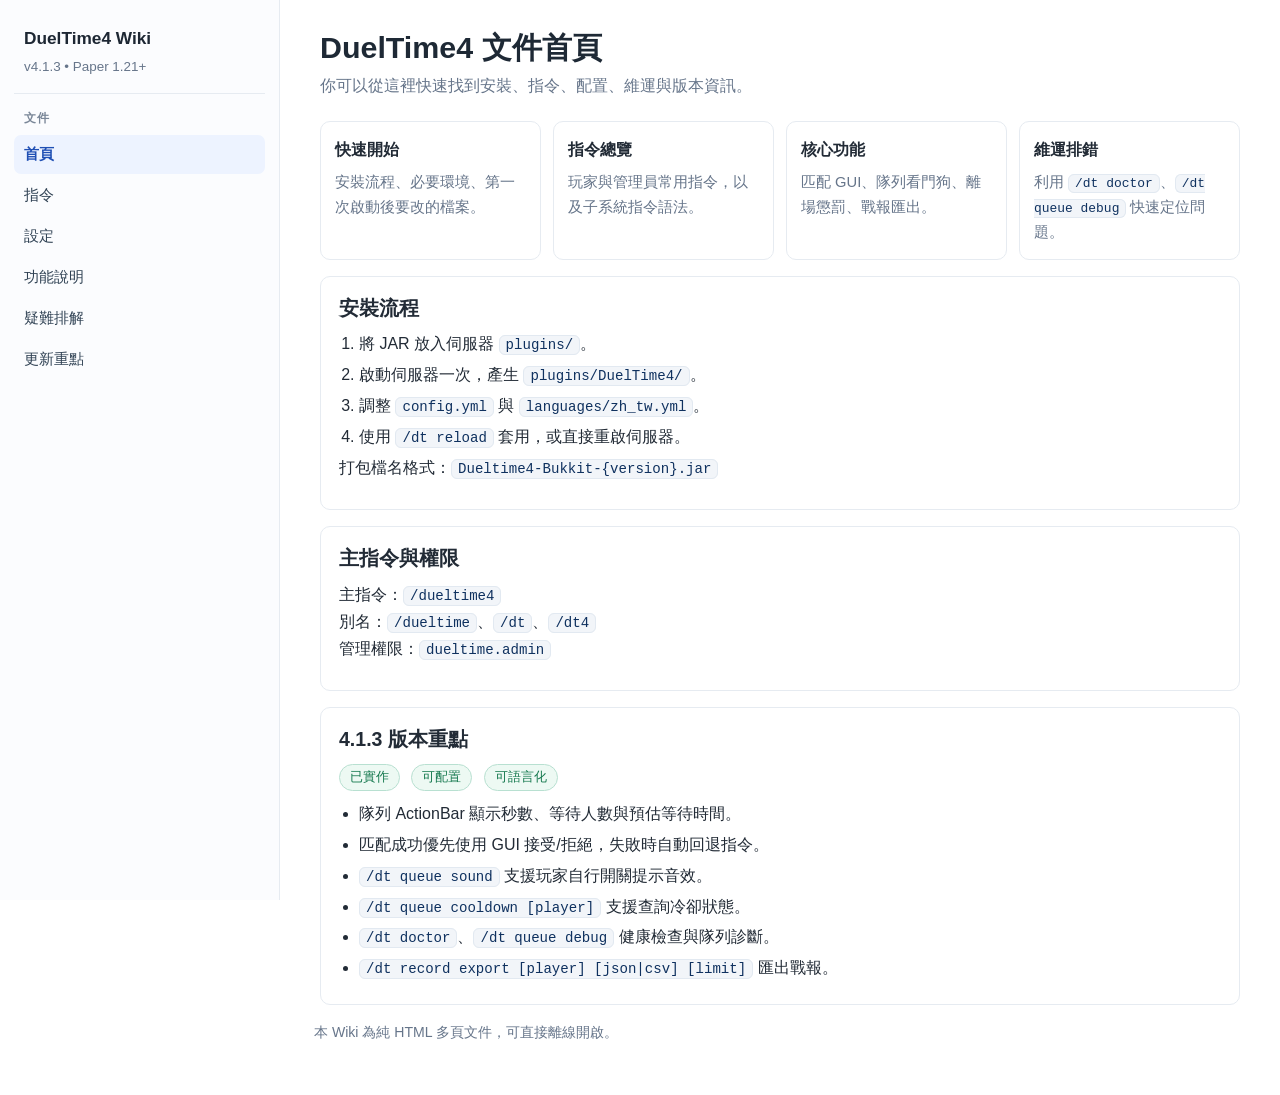
<file: wiki/index.html>
<!DOCTYPE html>
<html lang="zh-Hant">
<head>
  <meta charset="UTF-8" />
  <meta name="viewport" content="width=device-width, initial-scale=1.0" />
  <title>DuelTime4 Wiki</title>
  <link rel="stylesheet" href="./styles.css" />
</head>
<body>
  <div class="gb-shell">
    <aside class="gb-sidebar">
      <div class="gb-brand">
        <h1 class="gb-brand-title">DuelTime4 Wiki</h1>
        <p class="gb-brand-sub">v4.1.3 • Paper 1.21+</p>
      </div>
      <div class="gb-group">
        <p class="gb-group-title">文件</p>
        <a class="gb-link active" href="./index.html">首頁</a>
        <a class="gb-link" href="./commands.html">指令</a>
        <a class="gb-link" href="./config.html">設定</a>
        <a class="gb-link" href="./features.html">功能說明</a>
        <a class="gb-link" href="./troubleshooting.html">疑難排解</a>
        <a class="gb-link" href="./release-notes.html">更新重點</a>
      </div>
    </aside>

    <main class="gb-main">
      <nav class="mobile-topnav">
        <a class="active" href="./index.html">首頁</a>
        <a href="./commands.html">指令</a>
        <a href="./config.html">設定</a>
        <a href="./features.html">功能</a>
        <a href="./troubleshooting.html">疑難排解</a>
        <a href="./release-notes.html">更新</a>
      </nav>

      <header class="page-head">
        <h1 class="page-title">DuelTime4 文件首頁</h1>
        <p class="page-subtitle">你可以從這裡快速找到安裝、指令、配置、維運與版本資訊。</p>
      </header>

      <section class="grid cards">
        <article class="card">
          <h3>快速開始</h3>
          <p>安裝流程、必要環境、第一次啟動後要改的檔案。</p>
        </article>
        <article class="card">
          <h3>指令總覽</h3>
          <p>玩家與管理員常用指令，以及子系統指令語法。</p>
        </article>
        <article class="card">
          <h3>核心功能</h3>
          <p>匹配 GUI、隊列看門狗、離場懲罰、戰報匯出。</p>
        </article>
        <article class="card">
          <h3>維運排錯</h3>
          <p>利用 <code>/dt doctor</code>、<code>/dt queue debug</code> 快速定位問題。</p>
        </article>
      </section>

      <section class="section">
        <h2>安裝流程</h2>
        <ol class="list">
          <li>將 JAR 放入伺服器 <code>plugins/</code>。</li>
          <li>啟動伺服器一次，產生 <code>plugins/DuelTime4/</code>。</li>
          <li>調整 <code>config.yml</code> 與 <code>languages/zh_tw.yml</code>。</li>
          <li>使用 <code>/dt reload</code> 套用，或直接重啟伺服器。</li>
        </ol>
        <p>打包檔名格式：<code>Dueltime4-Bukkit-{version}.jar</code></p>
      </section>

      <section class="section">
        <h2>主指令與權限</h2>
        <p>
          主指令：<code>/dueltime4</code><br />
          別名：<code>/dueltime</code>、<code>/dt</code>、<code>/dt4</code><br />
          管理權限：<code>dueltime.admin</code>
        </p>
      </section>

      <section class="section">
        <h2>4.1.3 版本重點</h2>
        <span class="badge ok">已實作</span>
        <span class="badge ok">可配置</span>
        <span class="badge ok">可語言化</span>
        <ul class="list">
          <li>隊列 ActionBar 顯示秒數、等待人數與預估等待時間。</li>
          <li>匹配成功優先使用 GUI 接受/拒絕，失敗時自動回退指令。</li>
          <li><code>/dt queue sound</code> 支援玩家自行開關提示音效。</li>
          <li><code>/dt queue cooldown [player]</code> 支援查詢冷卻狀態。</li>
          <li><code>/dt doctor</code>、<code>/dt queue debug</code> 健康檢查與隊列診斷。</li>
          <li><code>/dt record export [player] [json|csv] [limit]</code> 匯出戰報。</li>
        </ul>
      </section>

      <p class="foot">本 Wiki 為純 HTML 多頁文件，可直接離線開啟。</p>
    </main>
  </div>
</body>
</html>
</file>
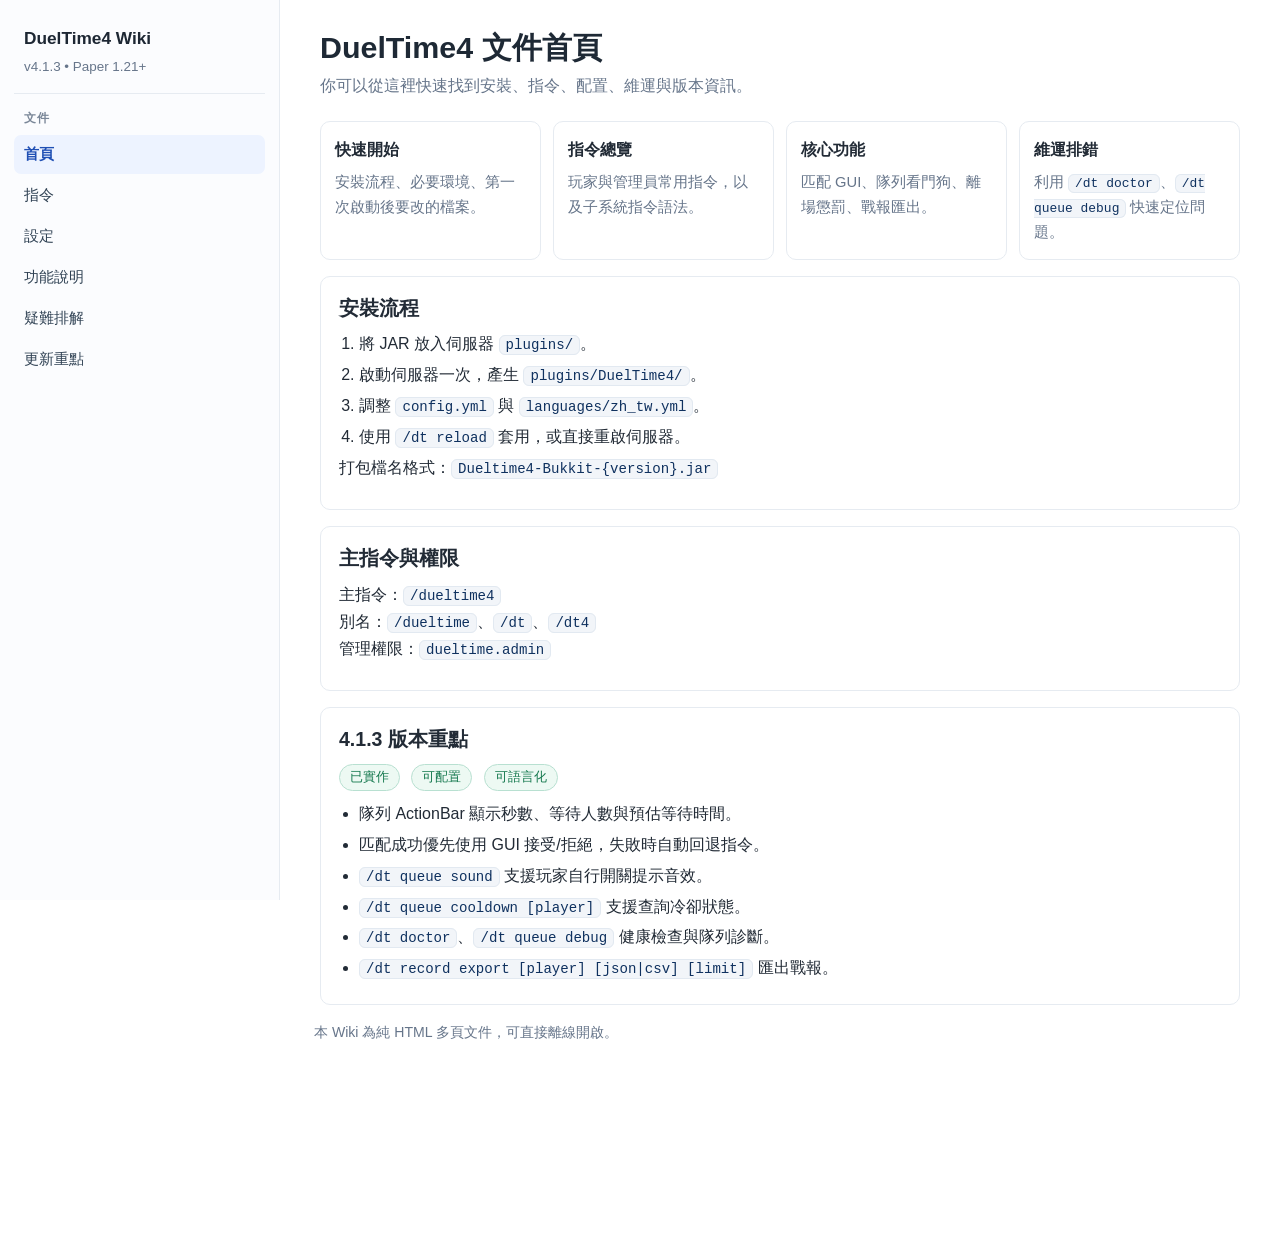
<file: wiki.html>
<!DOCTYPE html>
<html lang="zh-Hant">
<head>
  <meta charset="UTF-8" />
  <meta http-equiv="refresh" content="0; url=./wiki/index.html" />
  <meta name="viewport" content="width=device-width, initial-scale=1.0" />
  <title>DuelTime4 Wiki</title>
</head>
<body>
  <p>Redirecting to <a href="./wiki/index.html">DuelTime4 Wiki</a>...</p>
</body>
</html>
</file>
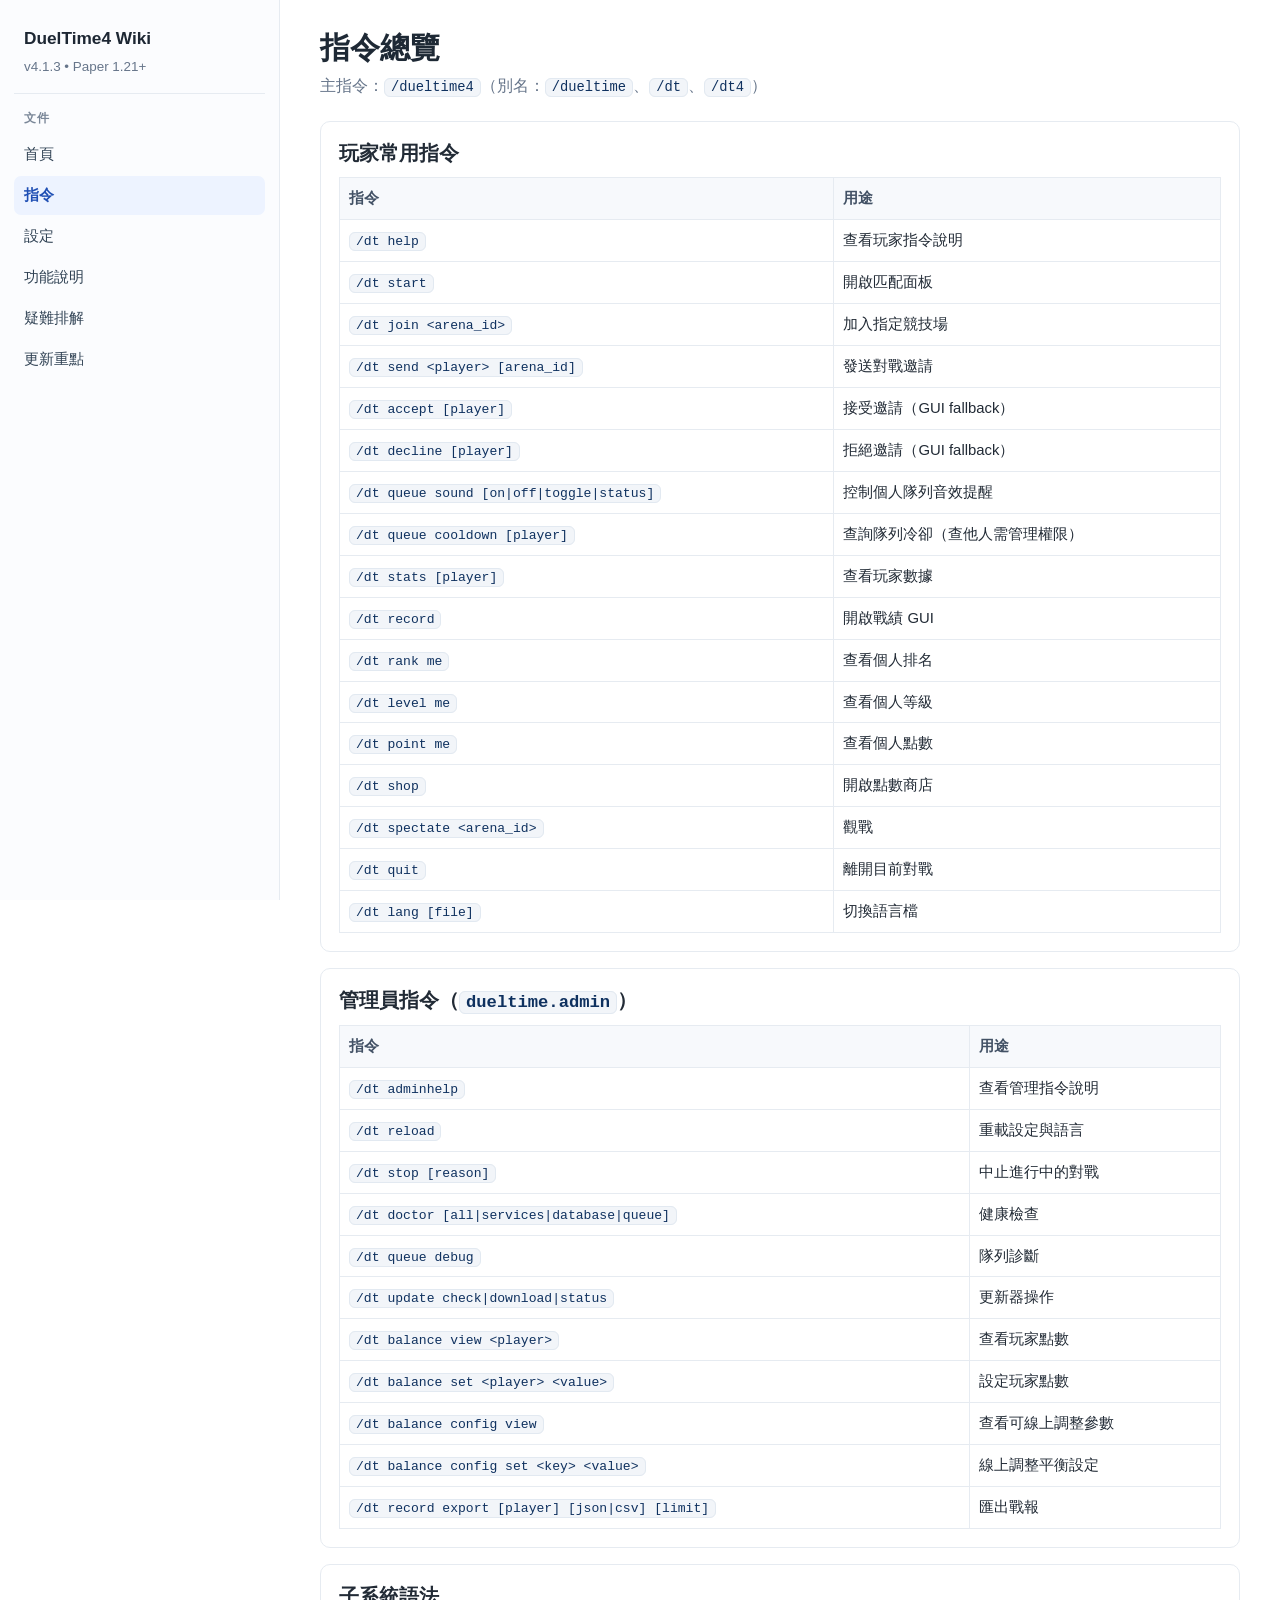
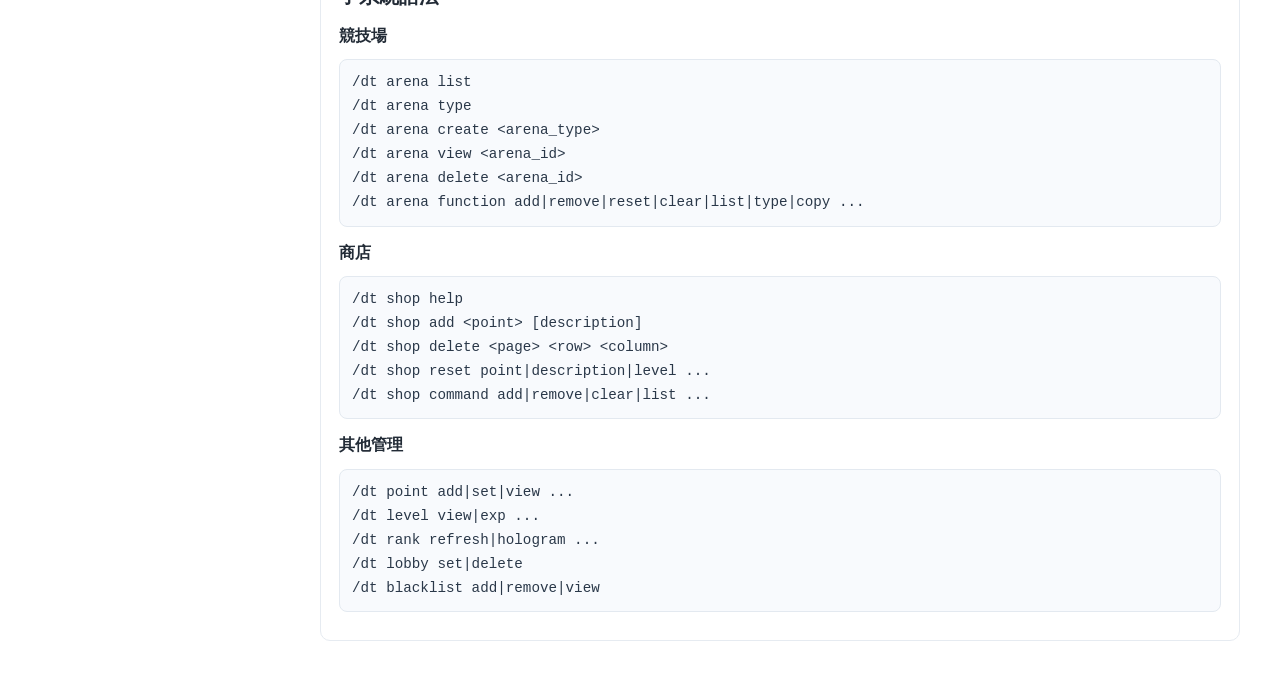
<file: wiki/commands.html>
<!DOCTYPE html>
<html lang="zh-Hant">
<head>
  <meta charset="UTF-8" />
  <meta name="viewport" content="width=device-width, initial-scale=1.0" />
  <title>DuelTime4 Wiki - 指令</title>
  <link rel="stylesheet" href="./styles.css" />
</head>
<body>
  <div class="gb-shell">
    <aside class="gb-sidebar">
      <div class="gb-brand">
        <h1 class="gb-brand-title">DuelTime4 Wiki</h1>
        <p class="gb-brand-sub">v4.1.3 • Paper 1.21+</p>
      </div>
      <div class="gb-group">
        <p class="gb-group-title">文件</p>
        <a class="gb-link" href="./index.html">首頁</a>
        <a class="gb-link active" href="./commands.html">指令</a>
        <a class="gb-link" href="./config.html">設定</a>
        <a class="gb-link" href="./features.html">功能說明</a>
        <a class="gb-link" href="./troubleshooting.html">疑難排解</a>
        <a class="gb-link" href="./release-notes.html">更新重點</a>
      </div>
    </aside>

    <main class="gb-main">
      <nav class="mobile-topnav">
        <a href="./index.html">首頁</a>
        <a class="active" href="./commands.html">指令</a>
        <a href="./config.html">設定</a>
        <a href="./features.html">功能</a>
        <a href="./troubleshooting.html">疑難排解</a>
        <a href="./release-notes.html">更新</a>
      </nav>

      <header class="page-head">
        <h1 class="page-title">指令總覽</h1>
        <p class="page-subtitle">主指令：<code>/dueltime4</code>（別名：<code>/dueltime</code>、<code>/dt</code>、<code>/dt4</code>）</p>
      </header>

      <section class="section">
        <h2>玩家常用指令</h2>
        <table>
          <thead>
            <tr>
              <th>指令</th>
              <th>用途</th>
            </tr>
          </thead>
          <tbody>
            <tr><td><code>/dt help</code></td><td>查看玩家指令說明</td></tr>
            <tr><td><code>/dt start</code></td><td>開啟匹配面板</td></tr>
            <tr><td><code>/dt join &lt;arena_id&gt;</code></td><td>加入指定競技場</td></tr>
            <tr><td><code>/dt send &lt;player&gt; [arena_id]</code></td><td>發送對戰邀請</td></tr>
            <tr><td><code>/dt accept [player]</code></td><td>接受邀請（GUI fallback）</td></tr>
            <tr><td><code>/dt decline [player]</code></td><td>拒絕邀請（GUI fallback）</td></tr>
            <tr><td><code>/dt queue sound [on|off|toggle|status]</code></td><td>控制個人隊列音效提醒</td></tr>
            <tr><td><code>/dt queue cooldown [player]</code></td><td>查詢隊列冷卻（查他人需管理權限）</td></tr>
            <tr><td><code>/dt stats [player]</code></td><td>查看玩家數據</td></tr>
            <tr><td><code>/dt record</code></td><td>開啟戰績 GUI</td></tr>
            <tr><td><code>/dt rank me</code></td><td>查看個人排名</td></tr>
            <tr><td><code>/dt level me</code></td><td>查看個人等級</td></tr>
            <tr><td><code>/dt point me</code></td><td>查看個人點數</td></tr>
            <tr><td><code>/dt shop</code></td><td>開啟點數商店</td></tr>
            <tr><td><code>/dt spectate &lt;arena_id&gt;</code></td><td>觀戰</td></tr>
            <tr><td><code>/dt quit</code></td><td>離開目前對戰</td></tr>
            <tr><td><code>/dt lang [file]</code></td><td>切換語言檔</td></tr>
          </tbody>
        </table>
      </section>

      <section class="section">
        <h2>管理員指令（<code>dueltime.admin</code>）</h2>
        <table>
          <thead>
            <tr>
              <th>指令</th>
              <th>用途</th>
            </tr>
          </thead>
          <tbody>
            <tr><td><code>/dt adminhelp</code></td><td>查看管理指令說明</td></tr>
            <tr><td><code>/dt reload</code></td><td>重載設定與語言</td></tr>
            <tr><td><code>/dt stop [reason]</code></td><td>中止進行中的對戰</td></tr>
            <tr><td><code>/dt doctor [all|services|database|queue]</code></td><td>健康檢查</td></tr>
            <tr><td><code>/dt queue debug</code></td><td>隊列診斷</td></tr>
            <tr><td><code>/dt update check|download|status</code></td><td>更新器操作</td></tr>
            <tr><td><code>/dt balance view &lt;player&gt;</code></td><td>查看玩家點數</td></tr>
            <tr><td><code>/dt balance set &lt;player&gt; &lt;value&gt;</code></td><td>設定玩家點數</td></tr>
            <tr><td><code>/dt balance config view</code></td><td>查看可線上調整參數</td></tr>
            <tr><td><code>/dt balance config set &lt;key&gt; &lt;value&gt;</code></td><td>線上調整平衡設定</td></tr>
            <tr><td><code>/dt record export [player] [json|csv] [limit]</code></td><td>匯出戰報</td></tr>
          </tbody>
        </table>
      </section>

      <section class="section">
        <h2>子系統語法</h2>
        <h3>競技場</h3>
        <pre>/dt arena list
/dt arena type
/dt arena create &lt;arena_type&gt;
/dt arena view &lt;arena_id&gt;
/dt arena delete &lt;arena_id&gt;
/dt arena function add|remove|reset|clear|list|type|copy ...</pre>

        <h3>商店</h3>
        <pre>/dt shop help
/dt shop add &lt;point&gt; [description]
/dt shop delete &lt;page&gt; &lt;row&gt; &lt;column&gt;
/dt shop reset point|description|level ...
/dt shop command add|remove|clear|list ...</pre>

        <h3>其他管理</h3>
        <pre>/dt point add|set|view ...
/dt level view|exp ...
/dt rank refresh|hologram ...
/dt lobby set|delete
/dt blacklist add|remove|view</pre>
      </section>
    </main>
  </div>
</body>
</html>
</file>
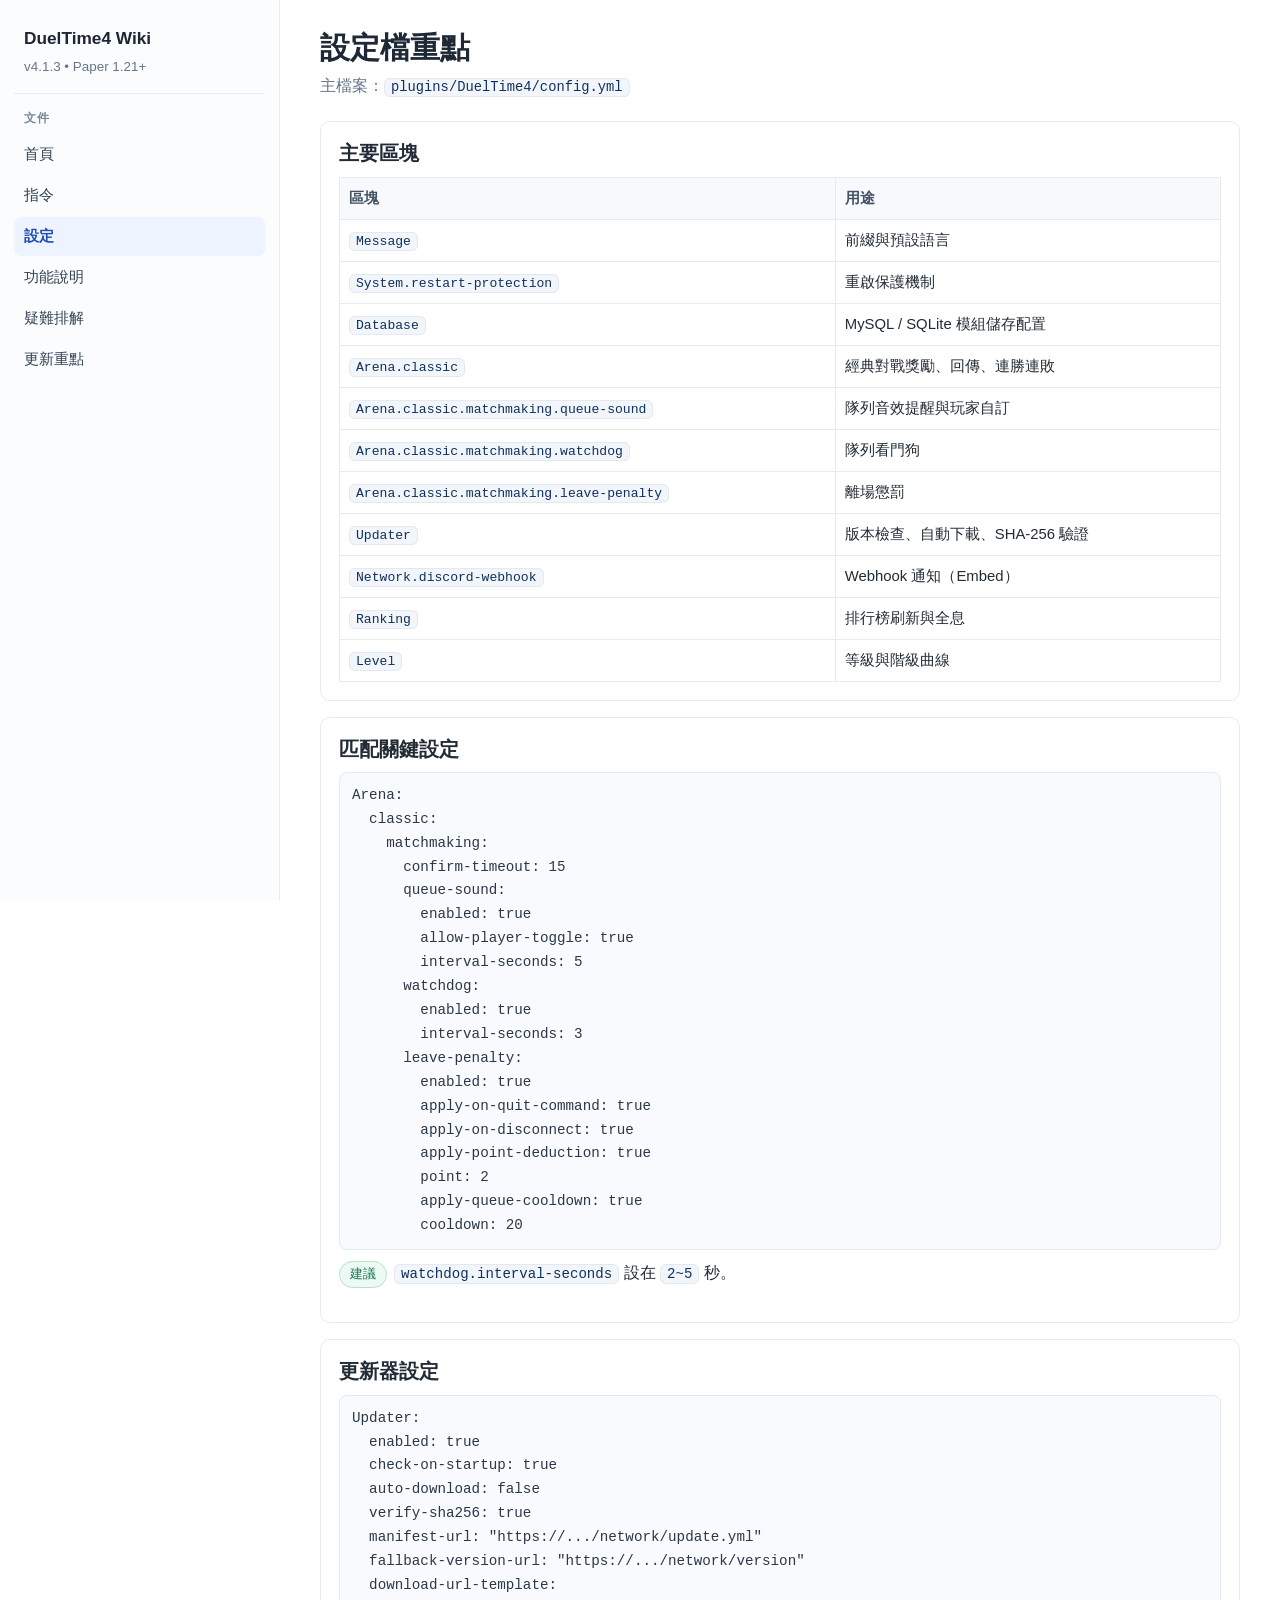
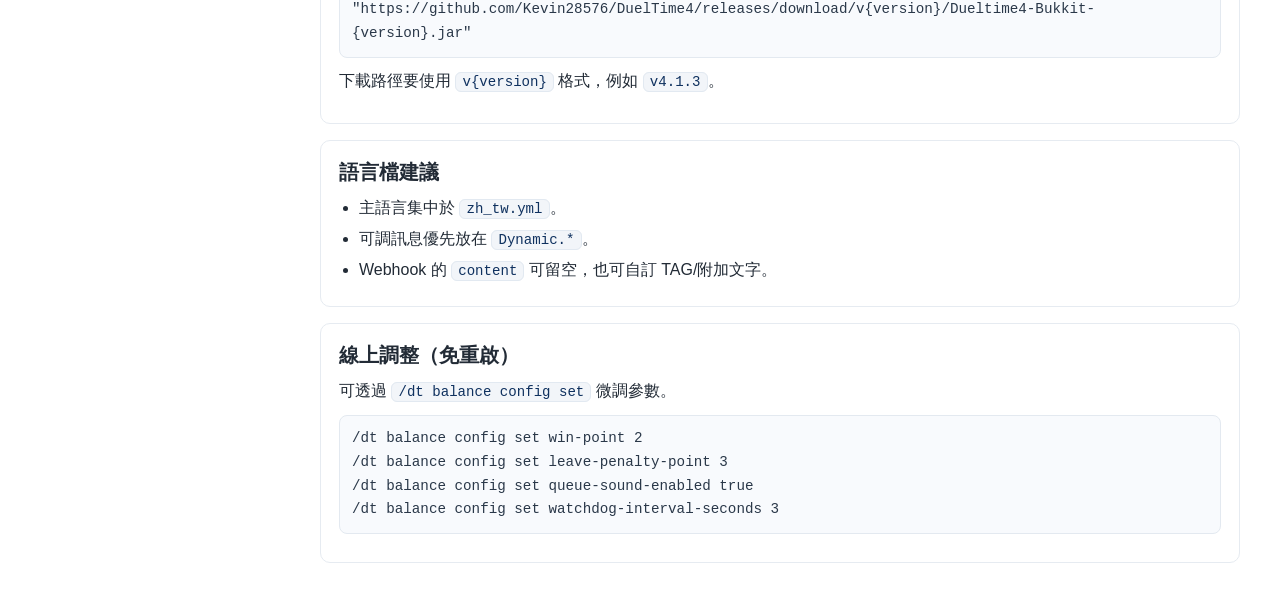
<file: wiki/config.html>
<!DOCTYPE html>
<html lang="zh-Hant">
<head>
  <meta charset="UTF-8" />
  <meta name="viewport" content="width=device-width, initial-scale=1.0" />
  <title>DuelTime4 Wiki - 設定</title>
  <link rel="stylesheet" href="./styles.css" />
</head>
<body>
  <div class="gb-shell">
    <aside class="gb-sidebar">
      <div class="gb-brand">
        <h1 class="gb-brand-title">DuelTime4 Wiki</h1>
        <p class="gb-brand-sub">v4.1.3 • Paper 1.21+</p>
      </div>
      <div class="gb-group">
        <p class="gb-group-title">文件</p>
        <a class="gb-link" href="./index.html">首頁</a>
        <a class="gb-link" href="./commands.html">指令</a>
        <a class="gb-link active" href="./config.html">設定</a>
        <a class="gb-link" href="./features.html">功能說明</a>
        <a class="gb-link" href="./troubleshooting.html">疑難排解</a>
        <a class="gb-link" href="./release-notes.html">更新重點</a>
      </div>
    </aside>

    <main class="gb-main">
      <nav class="mobile-topnav">
        <a href="./index.html">首頁</a>
        <a href="./commands.html">指令</a>
        <a class="active" href="./config.html">設定</a>
        <a href="./features.html">功能</a>
        <a href="./troubleshooting.html">疑難排解</a>
        <a href="./release-notes.html">更新</a>
      </nav>

      <header class="page-head">
        <h1 class="page-title">設定檔重點</h1>
        <p class="page-subtitle">主檔案：<code>plugins/DuelTime4/config.yml</code></p>
      </header>

      <section class="section">
        <h2>主要區塊</h2>
        <table>
          <thead>
            <tr>
              <th>區塊</th>
              <th>用途</th>
            </tr>
          </thead>
          <tbody>
            <tr><td><code>Message</code></td><td>前綴與預設語言</td></tr>
            <tr><td><code>System.restart-protection</code></td><td>重啟保護機制</td></tr>
            <tr><td><code>Database</code></td><td>MySQL / SQLite 模組儲存配置</td></tr>
            <tr><td><code>Arena.classic</code></td><td>經典對戰獎勵、回傳、連勝連敗</td></tr>
            <tr><td><code>Arena.classic.matchmaking.queue-sound</code></td><td>隊列音效提醒與玩家自訂</td></tr>
            <tr><td><code>Arena.classic.matchmaking.watchdog</code></td><td>隊列看門狗</td></tr>
            <tr><td><code>Arena.classic.matchmaking.leave-penalty</code></td><td>離場懲罰</td></tr>
            <tr><td><code>Updater</code></td><td>版本檢查、自動下載、SHA-256 驗證</td></tr>
            <tr><td><code>Network.discord-webhook</code></td><td>Webhook 通知（Embed）</td></tr>
            <tr><td><code>Ranking</code></td><td>排行榜刷新與全息</td></tr>
            <tr><td><code>Level</code></td><td>等級與階級曲線</td></tr>
          </tbody>
        </table>
      </section>

      <section class="section">
        <h2>匹配關鍵設定</h2>
        <pre>Arena:
  classic:
    matchmaking:
      confirm-timeout: 15
      queue-sound:
        enabled: true
        allow-player-toggle: true
        interval-seconds: 5
      watchdog:
        enabled: true
        interval-seconds: 3
      leave-penalty:
        enabled: true
        apply-on-quit-command: true
        apply-on-disconnect: true
        apply-point-deduction: true
        point: 2
        apply-queue-cooldown: true
        cooldown: 20</pre>
        <p><span class="badge ok">建議</span><code>watchdog.interval-seconds</code> 設在 <code>2~5</code> 秒。</p>
      </section>

      <section class="section">
        <h2>更新器設定</h2>
        <pre>Updater:
  enabled: true
  check-on-startup: true
  auto-download: false
  verify-sha256: true
  manifest-url: "https://.../network/update.yml"
  fallback-version-url: "https://.../network/version"
  download-url-template: "https://github.com/Kevin28576/DuelTime4/releases/download/v{version}/Dueltime4-Bukkit-{version}.jar"</pre>
        <p>下載路徑要使用 <code>v{version}</code> 格式，例如 <code>v4.1.3</code>。</p>
      </section>

      <section class="section">
        <h2>語言檔建議</h2>
        <ul class="list">
          <li>主語言集中於 <code>zh_tw.yml</code>。</li>
          <li>可調訊息優先放在 <code>Dynamic.*</code>。</li>
          <li>Webhook 的 <code>content</code> 可留空，也可自訂 TAG/附加文字。</li>
        </ul>
      </section>

      <section class="section">
        <h2>線上調整（免重啟）</h2>
        <p>可透過 <code>/dt balance config set</code> 微調參數。</p>
        <pre>/dt balance config set win-point 2
/dt balance config set leave-penalty-point 3
/dt balance config set queue-sound-enabled true
/dt balance config set watchdog-interval-seconds 3</pre>
      </section>
    </main>
  </div>
</body>
</html>
</file>
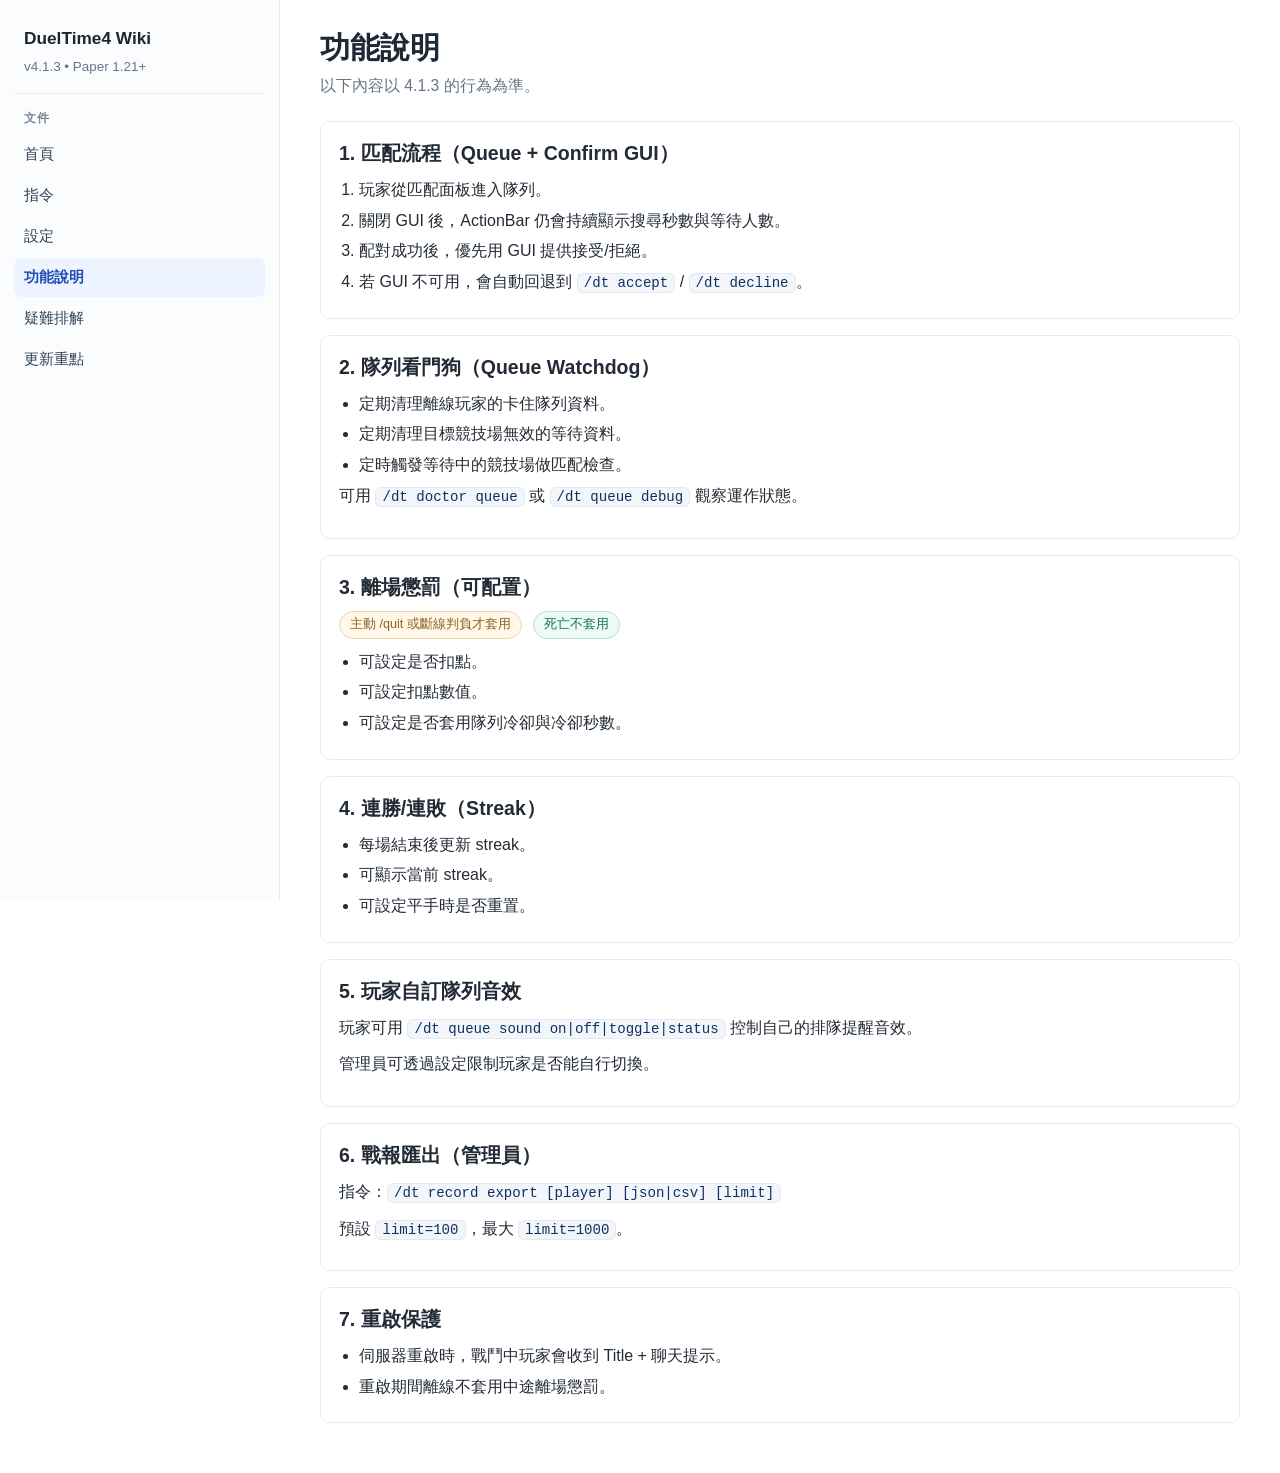
<file: wiki/features.html>
<!DOCTYPE html>
<html lang="zh-Hant">
<head>
  <meta charset="UTF-8" />
  <meta name="viewport" content="width=device-width, initial-scale=1.0" />
  <title>DuelTime4 Wiki - 功能</title>
  <link rel="stylesheet" href="./styles.css" />
</head>
<body>
  <div class="gb-shell">
    <aside class="gb-sidebar">
      <div class="gb-brand">
        <h1 class="gb-brand-title">DuelTime4 Wiki</h1>
        <p class="gb-brand-sub">v4.1.3 • Paper 1.21+</p>
      </div>
      <div class="gb-group">
        <p class="gb-group-title">文件</p>
        <a class="gb-link" href="./index.html">首頁</a>
        <a class="gb-link" href="./commands.html">指令</a>
        <a class="gb-link" href="./config.html">設定</a>
        <a class="gb-link active" href="./features.html">功能說明</a>
        <a class="gb-link" href="./troubleshooting.html">疑難排解</a>
        <a class="gb-link" href="./release-notes.html">更新重點</a>
      </div>
    </aside>

    <main class="gb-main">
      <nav class="mobile-topnav">
        <a href="./index.html">首頁</a>
        <a href="./commands.html">指令</a>
        <a href="./config.html">設定</a>
        <a class="active" href="./features.html">功能</a>
        <a href="./troubleshooting.html">疑難排解</a>
        <a href="./release-notes.html">更新</a>
      </nav>

      <header class="page-head">
        <h1 class="page-title">功能說明</h1>
        <p class="page-subtitle">以下內容以 4.1.3 的行為為準。</p>
      </header>

      <section class="section">
        <h2>1. 匹配流程（Queue + Confirm GUI）</h2>
        <ol class="list">
          <li>玩家從匹配面板進入隊列。</li>
          <li>關閉 GUI 後，ActionBar 仍會持續顯示搜尋秒數與等待人數。</li>
          <li>配對成功後，優先用 GUI 提供接受/拒絕。</li>
          <li>若 GUI 不可用，會自動回退到 <code>/dt accept</code> / <code>/dt decline</code>。</li>
        </ol>
      </section>

      <section class="section">
        <h2>2. 隊列看門狗（Queue Watchdog）</h2>
        <ul class="list">
          <li>定期清理離線玩家的卡住隊列資料。</li>
          <li>定期清理目標競技場無效的等待資料。</li>
          <li>定時觸發等待中的競技場做匹配檢查。</li>
        </ul>
        <p>可用 <code>/dt doctor queue</code> 或 <code>/dt queue debug</code> 觀察運作狀態。</p>
      </section>

      <section class="section">
        <h2>3. 離場懲罰（可配置）</h2>
        <span class="badge warn">主動 /quit 或斷線判負才套用</span>
        <span class="badge ok">死亡不套用</span>
        <ul class="list">
          <li>可設定是否扣點。</li>
          <li>可設定扣點數值。</li>
          <li>可設定是否套用隊列冷卻與冷卻秒數。</li>
        </ul>
      </section>

      <section class="section">
        <h2>4. 連勝/連敗（Streak）</h2>
        <ul class="list">
          <li>每場結束後更新 streak。</li>
          <li>可顯示當前 streak。</li>
          <li>可設定平手時是否重置。</li>
        </ul>
      </section>

      <section class="section">
        <h2>5. 玩家自訂隊列音效</h2>
        <p>玩家可用 <code>/dt queue sound on|off|toggle|status</code> 控制自己的排隊提醒音效。</p>
        <p>管理員可透過設定限制玩家是否能自行切換。</p>
      </section>

      <section class="section">
        <h2>6. 戰報匯出（管理員）</h2>
        <p>指令：<code>/dt record export [player] [json|csv] [limit]</code></p>
        <p>預設 <code>limit=100</code>，最大 <code>limit=1000</code>。</p>
      </section>

      <section class="section">
        <h2>7. 重啟保護</h2>
        <ul class="list">
          <li>伺服器重啟時，戰鬥中玩家會收到 Title + 聊天提示。</li>
          <li>重啟期間離線不套用中途離場懲罰。</li>
        </ul>
      </section>
    </main>
  </div>
</body>
</html>
</file>
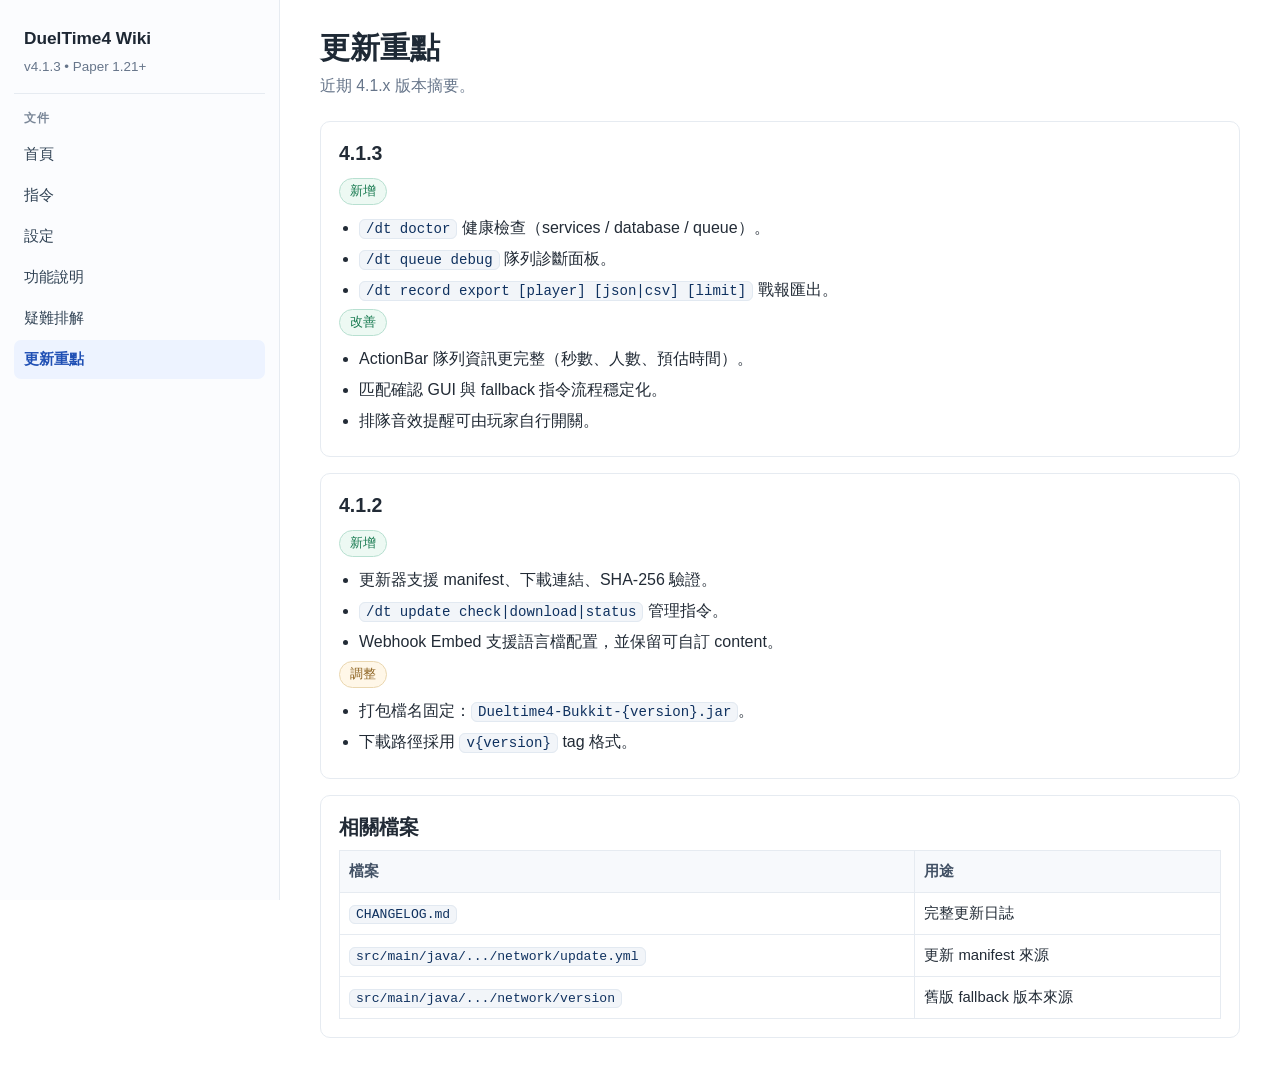
<file: wiki/release-notes.html>
<!DOCTYPE html>
<html lang="zh-Hant">
<head>
  <meta charset="UTF-8" />
  <meta name="viewport" content="width=device-width, initial-scale=1.0" />
  <title>DuelTime4 Wiki - 更新重點</title>
  <link rel="stylesheet" href="./styles.css" />
</head>
<body>
  <div class="gb-shell">
    <aside class="gb-sidebar">
      <div class="gb-brand">
        <h1 class="gb-brand-title">DuelTime4 Wiki</h1>
        <p class="gb-brand-sub">v4.1.3 • Paper 1.21+</p>
      </div>
      <div class="gb-group">
        <p class="gb-group-title">文件</p>
        <a class="gb-link" href="./index.html">首頁</a>
        <a class="gb-link" href="./commands.html">指令</a>
        <a class="gb-link" href="./config.html">設定</a>
        <a class="gb-link" href="./features.html">功能說明</a>
        <a class="gb-link" href="./troubleshooting.html">疑難排解</a>
        <a class="gb-link active" href="./release-notes.html">更新重點</a>
      </div>
    </aside>

    <main class="gb-main">
      <nav class="mobile-topnav">
        <a href="./index.html">首頁</a>
        <a href="./commands.html">指令</a>
        <a href="./config.html">設定</a>
        <a href="./features.html">功能</a>
        <a href="./troubleshooting.html">疑難排解</a>
        <a class="active" href="./release-notes.html">更新</a>
      </nav>

      <header class="page-head">
        <h1 class="page-title">更新重點</h1>
        <p class="page-subtitle">近期 4.1.x 版本摘要。</p>
      </header>

      <section class="section">
        <h2>4.1.3</h2>
        <span class="badge ok">新增</span>
        <ul class="list">
          <li><code>/dt doctor</code> 健康檢查（services / database / queue）。</li>
          <li><code>/dt queue debug</code> 隊列診斷面板。</li>
          <li><code>/dt record export [player] [json|csv] [limit]</code> 戰報匯出。</li>
        </ul>
        <span class="badge ok">改善</span>
        <ul class="list">
          <li>ActionBar 隊列資訊更完整（秒數、人數、預估時間）。</li>
          <li>匹配確認 GUI 與 fallback 指令流程穩定化。</li>
          <li>排隊音效提醒可由玩家自行開關。</li>
        </ul>
      </section>

      <section class="section">
        <h2>4.1.2</h2>
        <span class="badge ok">新增</span>
        <ul class="list">
          <li>更新器支援 manifest、下載連結、SHA-256 驗證。</li>
          <li><code>/dt update check|download|status</code> 管理指令。</li>
          <li>Webhook Embed 支援語言檔配置，並保留可自訂 content。</li>
        </ul>
        <span class="badge warn">調整</span>
        <ul class="list">
          <li>打包檔名固定：<code>Dueltime4-Bukkit-{version}.jar</code>。</li>
          <li>下載路徑採用 <code>v{version}</code> tag 格式。</li>
        </ul>
      </section>

      <section class="section">
        <h2>相關檔案</h2>
        <table>
          <thead>
            <tr>
              <th>檔案</th>
              <th>用途</th>
            </tr>
          </thead>
          <tbody>
            <tr><td><code>CHANGELOG.md</code></td><td>完整更新日誌</td></tr>
            <tr><td><code>src/main/java/.../network/update.yml</code></td><td>更新 manifest 來源</td></tr>
            <tr><td><code>src/main/java/.../network/version</code></td><td>舊版 fallback 版本來源</td></tr>
          </tbody>
        </table>
      </section>
    </main>
  </div>
</body>
</html>
</file>
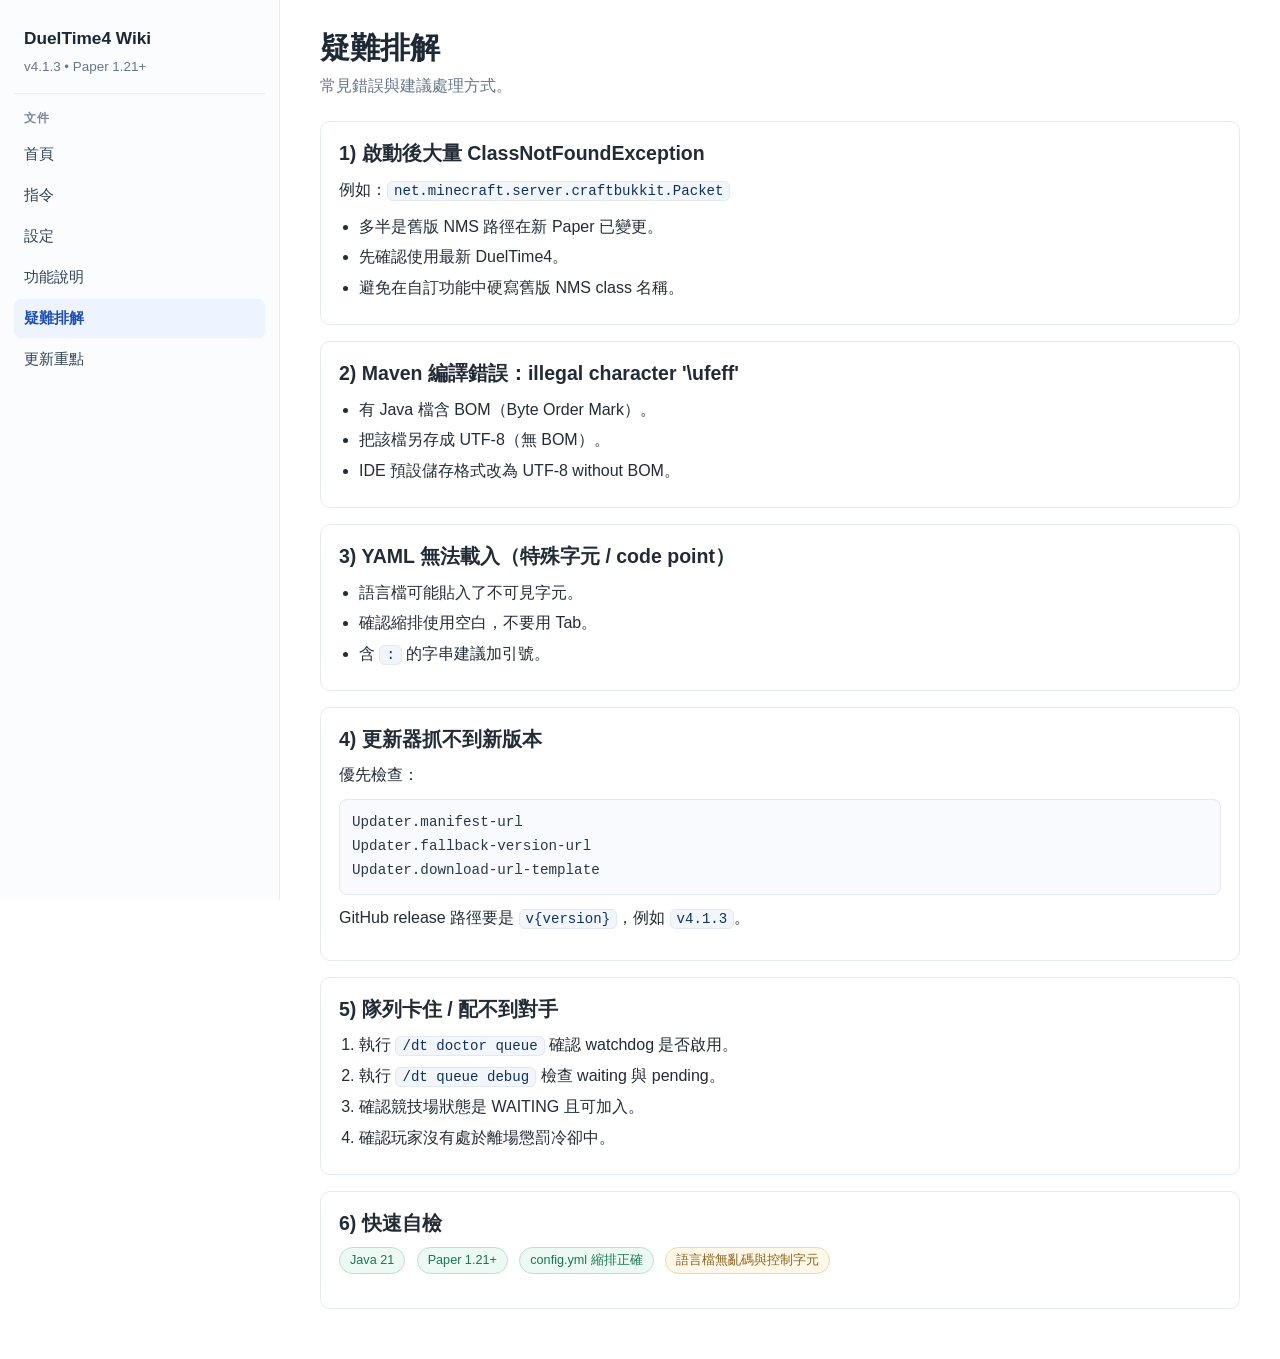
<file: wiki/troubleshooting.html>
<!DOCTYPE html>
<html lang="zh-Hant">
<head>
  <meta charset="UTF-8" />
  <meta name="viewport" content="width=device-width, initial-scale=1.0" />
  <title>DuelTime4 Wiki - 疑難排解</title>
  <link rel="stylesheet" href="./styles.css" />
</head>
<body>
  <div class="gb-shell">
    <aside class="gb-sidebar">
      <div class="gb-brand">
        <h1 class="gb-brand-title">DuelTime4 Wiki</h1>
        <p class="gb-brand-sub">v4.1.3 • Paper 1.21+</p>
      </div>
      <div class="gb-group">
        <p class="gb-group-title">文件</p>
        <a class="gb-link" href="./index.html">首頁</a>
        <a class="gb-link" href="./commands.html">指令</a>
        <a class="gb-link" href="./config.html">設定</a>
        <a class="gb-link" href="./features.html">功能說明</a>
        <a class="gb-link active" href="./troubleshooting.html">疑難排解</a>
        <a class="gb-link" href="./release-notes.html">更新重點</a>
      </div>
    </aside>

    <main class="gb-main">
      <nav class="mobile-topnav">
        <a href="./index.html">首頁</a>
        <a href="./commands.html">指令</a>
        <a href="./config.html">設定</a>
        <a href="./features.html">功能</a>
        <a class="active" href="./troubleshooting.html">疑難排解</a>
        <a href="./release-notes.html">更新</a>
      </nav>

      <header class="page-head">
        <h1 class="page-title">疑難排解</h1>
        <p class="page-subtitle">常見錯誤與建議處理方式。</p>
      </header>

      <section class="section">
        <h2>1) 啟動後大量 ClassNotFoundException</h2>
        <p>例如：<code>net.minecraft.server.craftbukkit.Packet</code></p>
        <ul class="list">
          <li>多半是舊版 NMS 路徑在新 Paper 已變更。</li>
          <li>先確認使用最新 DuelTime4。</li>
          <li>避免在自訂功能中硬寫舊版 NMS class 名稱。</li>
        </ul>
      </section>

      <section class="section">
        <h2>2) Maven 編譯錯誤：illegal character '\ufeff'</h2>
        <ul class="list">
          <li>有 Java 檔含 BOM（Byte Order Mark）。</li>
          <li>把該檔另存成 UTF-8（無 BOM）。</li>
          <li>IDE 預設儲存格式改為 UTF-8 without BOM。</li>
        </ul>
      </section>

      <section class="section">
        <h2>3) YAML 無法載入（特殊字元 / code point）</h2>
        <ul class="list">
          <li>語言檔可能貼入了不可見字元。</li>
          <li>確認縮排使用空白，不要用 Tab。</li>
          <li>含 <code>:</code> 的字串建議加引號。</li>
        </ul>
      </section>

      <section class="section">
        <h2>4) 更新器抓不到新版本</h2>
        <p>優先檢查：</p>
        <pre>Updater.manifest-url
Updater.fallback-version-url
Updater.download-url-template</pre>
        <p>GitHub release 路徑要是 <code>v{version}</code>，例如 <code>v4.1.3</code>。</p>
      </section>

      <section class="section">
        <h2>5) 隊列卡住 / 配不到對手</h2>
        <ol class="list">
          <li>執行 <code>/dt doctor queue</code> 確認 watchdog 是否啟用。</li>
          <li>執行 <code>/dt queue debug</code> 檢查 waiting 與 pending。</li>
          <li>確認競技場狀態是 WAITING 且可加入。</li>
          <li>確認玩家沒有處於離場懲罰冷卻中。</li>
        </ol>
      </section>

      <section class="section">
        <h2>6) 快速自檢</h2>
        <p>
          <span class="badge ok">Java 21</span>
          <span class="badge ok">Paper 1.21+</span>
          <span class="badge ok">config.yml 縮排正確</span>
          <span class="badge warn">語言檔無亂碼與控制字元</span>
        </p>
      </section>
    </main>
  </div>
</body>
</html>
</file>
<file: wiki/styles.css>
:root {
  --bg: #ffffff;
  --text: #222b36;
  --muted: #66758a;
  --line: #e6ebf1;
  --soft: #f7f9fc;
  --brand: #2f6feb;
  --brand-soft: #edf3ff;
  --ok: #16794f;
  --warn: #8d621f;
  --danger: #b42318;
  --sidebar-width: 280px;
  --content-max: 920px;
}

* {
  box-sizing: border-box;
}

html,
body {
  margin: 0;
  padding: 0;
  background: var(--bg);
  color: var(--text);
  font-family: "Noto Sans TC", "Segoe UI", sans-serif;
  line-height: 1.68;
}

a {
  color: var(--brand);
  text-decoration: none;
}

a:hover {
  text-decoration: underline;
}

.gb-shell {
  width: 100%;
  min-height: 100vh;
}

.gb-sidebar {
  width: var(--sidebar-width);
  border-right: 1px solid var(--line);
  background: #fbfcfe;
  padding: 24px 14px 28px;
  position: fixed;
  left: 0;
  top: 0;
  bottom: 0;
  overflow-y: auto;
  z-index: 10;
}

.gb-brand {
  padding: 0 10px 14px;
  border-bottom: 1px solid var(--line);
  margin-bottom: 14px;
}

.gb-brand-title {
  margin: 0;
  font-size: 1.08rem;
  font-weight: 700;
  color: #1d2733;
}

.gb-brand-sub {
  margin: 3px 0 0;
  font-size: 0.84rem;
  color: var(--muted);
}

.gb-group {
  margin: 12px 0 0;
}

.gb-group-title {
  margin: 0 0 7px;
  padding: 0 10px;
  font-size: 0.76rem;
  font-weight: 700;
  letter-spacing: 0.05em;
  text-transform: uppercase;
  color: #7a8798;
}

.gb-link {
  display: block;
  padding: 7px 10px;
  margin: 2px 0;
  border-radius: 7px;
  color: #304254;
  font-size: 0.93rem;
}

.gb-link:hover {
  text-decoration: none;
  background: #f0f4fa;
}

.gb-link.active {
  background: var(--brand-soft);
  color: #1f4fb4;
  font-weight: 600;
}

.gb-main {
  margin-left: var(--sidebar-width);
  padding: 28px 34px 50px;
  min-width: 0;
}

.gb-main > * {
  max-width: var(--content-max);
  margin-left: auto;
  margin-right: auto;
}

.page-head {
  margin-bottom: 22px;
}

.page-title {
  margin: 0;
  font-size: 1.9rem;
  line-height: 1.25;
  color: #1e2935;
}

.page-subtitle {
  margin: 7px 0 0;
  color: var(--muted);
  font-size: 0.98rem;
}

.section {
  margin-top: 16px;
  padding: 18px 18px;
  border: 1px solid var(--line);
  border-radius: 10px;
  background: #fff;
}

.section h2 {
  margin: 0 0 10px;
  font-size: 1.22rem;
  line-height: 1.35;
}

.section h3 {
  margin: 12px 0 8px;
  font-size: 1.02rem;
}

.section p {
  margin: 0 0 10px;
}

.list {
  margin: 0;
  padding-left: 20px;
}

.list li {
  margin: 4px 0;
}

table {
  width: 100%;
  border-collapse: collapse;
  margin-top: 8px;
  font-size: 0.93rem;
}

th,
td {
  border: 1px solid var(--line);
  padding: 8px 9px;
  text-align: left;
  vertical-align: top;
}

th {
  background: var(--soft);
  color: #425165;
  font-weight: 600;
}

code,
pre {
  font-family: "JetBrains Mono", "Consolas", monospace;
}

code {
  font-size: 0.88em;
  background: #f2f5f9;
  border: 1px solid #e2e9f1;
  border-radius: 6px;
  padding: 1px 6px;
  color: #0f315f;
}

pre {
  margin: 10px 0;
  white-space: pre-wrap;
  background: #f8fafd;
  border: 1px solid #e3e9f0;
  border-radius: 8px;
  color: #2a3849;
  padding: 11px 12px;
  font-size: 0.89rem;
}

.badge {
  display: inline-block;
  margin-right: 7px;
  margin-bottom: 6px;
  border-radius: 999px;
  border: 1px solid var(--line);
  background: #f6f8fb;
  padding: 2px 10px;
  font-size: 0.79rem;
  color: #415469;
}

.badge.ok {
  border-color: #b8e0d1;
  background: #edf9f3;
  color: var(--ok);
}

.badge.warn {
  border-color: #ead7b0;
  background: #fff7e8;
  color: var(--warn);
}

.badge.danger {
  border-color: #f0c6c2;
  background: #fff2f1;
  color: var(--danger);
}

.grid.cards {
  display: grid;
  gap: 12px;
  grid-template-columns: repeat(auto-fit, minmax(220px, 1fr));
}

.card {
  border: 1px solid var(--line);
  border-radius: 10px;
  background: #fff;
  padding: 14px 14px;
}

.card h3 {
  margin: 0 0 7px;
  font-size: 1.01rem;
}

.card p {
  margin: 0;
  color: var(--muted);
  font-size: 0.92rem;
}

.foot {
  margin: 16px 0 0;
  color: var(--muted);
  font-size: 0.88rem;
}

.mobile-topnav {
  display: none;
}

@media (max-width: 980px) {
  .gb-shell {
    display: block;
  }

  .gb-sidebar {
    display: none;
  }

  .mobile-topnav {
    display: flex;
    flex-wrap: wrap;
    gap: 8px;
    margin: 0 0 14px;
  }

  .mobile-topnav a {
    border: 1px solid var(--line);
    border-radius: 999px;
    padding: 5px 10px;
    font-size: 0.87rem;
    color: #33475b;
    background: #fff;
  }

  .mobile-topnav a.active {
    border-color: #c8d8fb;
    background: #edf3ff;
    color: #1f4fb4;
    font-weight: 600;
  }

  .gb-main {
    margin-left: 0;
    padding: 18px 14px 32px;
  }

  .gb-main > * {
    max-width: none;
    margin-left: 0;
    margin-right: 0;
  }

  .page-title {
    font-size: 1.55rem;
  }
}
</file>
